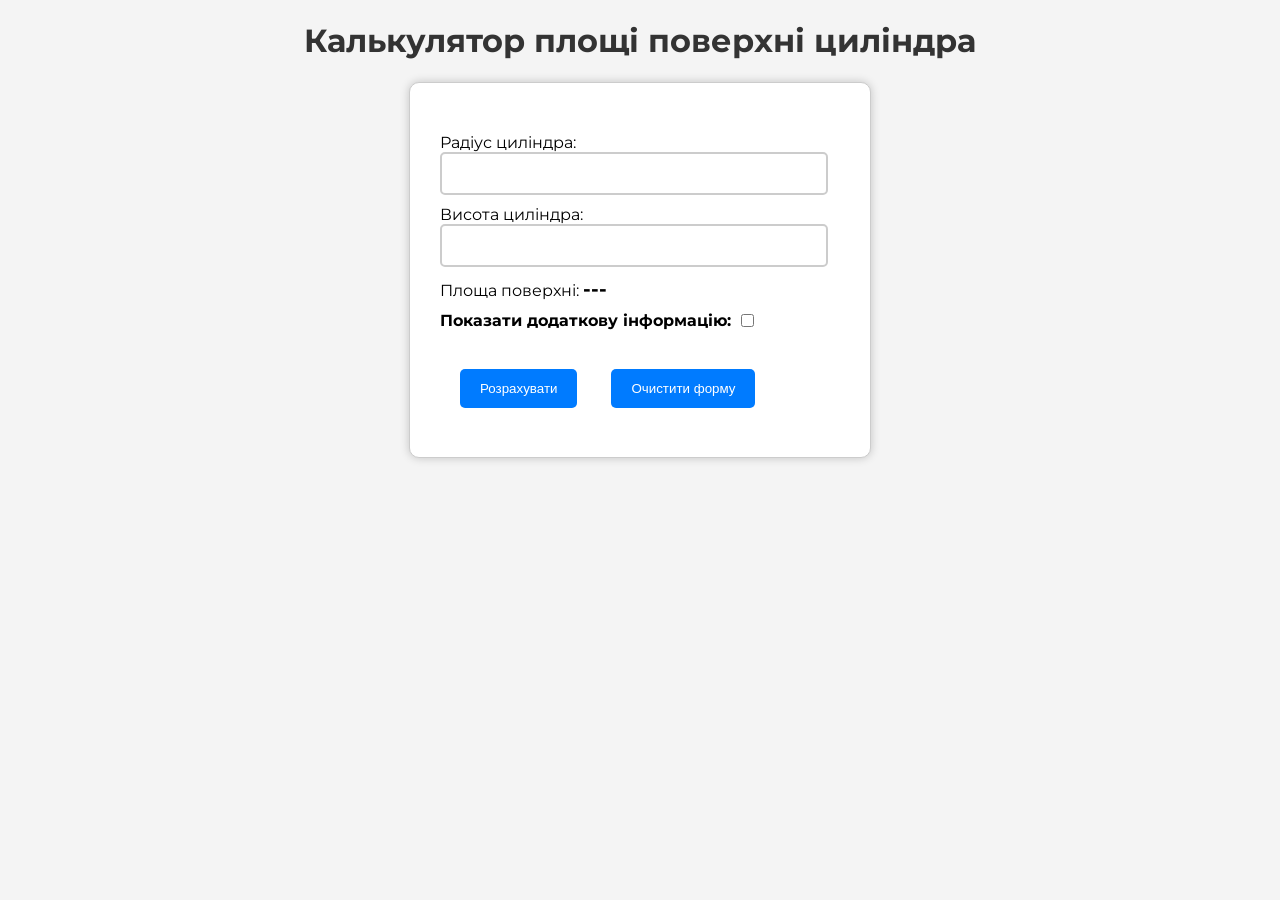
<file: calculator/calc.html>
<!DOCTYPE html>
<html lang="uk">
<head>

    <head>
        <meta charset="UTF-8">
        <meta name="viewport" content="width=device-width, initial-scale=1.0">
        <link rel="stylesheet" type="text/css" href="stylesCalk.css">
        <link rel="preconnect" href="https://fonts.googleapis.com">
        <link rel="preconnect" href="https://fonts.gstatic.com" crossorigin>
        <link rel="preconnect" href="https://fonts.googleapis.com">
        <link rel="preconnect" href="https://fonts.gstatic.com" crossorigin>
        <link href="https://fonts.googleapis.com/css2?family=Montserrat:ital,wght@0,100;0,200;0,300;0,400;0,600;0,700;0,800;0,900;1,100;1,200;1,400;1,500;1,600;1,700;1,800;1,900&family=Roboto:ital,wght@0,100;0,300;0,400;0,500;0,700;0,900;1,100;1,300;1,400;1,500;1,700;1,900&display=swap"
              rel="stylesheet">

        <title>Калькулятор площі поверхні циліндра</title>
    </head>
<body>
<h1>Калькулятор площі поверхні циліндра</h1>
<div id="calculator">

    <form id="calc-form">
        <label for="radius">Радіус циліндра:</label>
        <input type="number" id="radius" name="radius" required>
        <br>
        <label for="height">Висота циліндра:</label>
        <input type="number" id="height" name="height" required>
        <br>
        <label for="result">Площа поверхні:</label>
        <span id="result">---</span>
        <div class="label">
            <label for="show-info">Показати додаткову інформацію:</label>
            <input type="checkbox" id="show-info" name="show-info">
        </div>
        <br>
        <button type="submit">Розрахувати</button>
        <button type="button" id="clear-form">Очистити форму</button>
        <br>

        <br>
    </form>
    <div id="additional-info" style="display: none">
        <h2>Площа поверхні циліндра</h2>
        <p>Циліндр - геометричне тіло, обмежене циліндричною поверхнею і двома паралельними площинами (основами), що
            перетинають її.
            Циліндр називається круговим, якщо його основа – круг. Відстань між основами – висота циліндра.</p>
        <img src="./cylinder.png" alt="Циліндер">
        <p>Формула для обрахунку площі бічної поверхні циліндра</p>
        <p> S = 2 π R h</p>
        <p>Формула для обрахунку площі повної поверхні циліндра
        <p> S = 2 π R h + 2 π R 2 = 2 π R(R + h)</p>
        <p>де S - площа,</p>
        <p> R - радіус циліндра,</p>
        <p> h - висота циліндра,</p>
        <p> π = 3.141592.</p>
    </div>
</div>

<script src="script.js"></script>
</body>
</html>
</file>
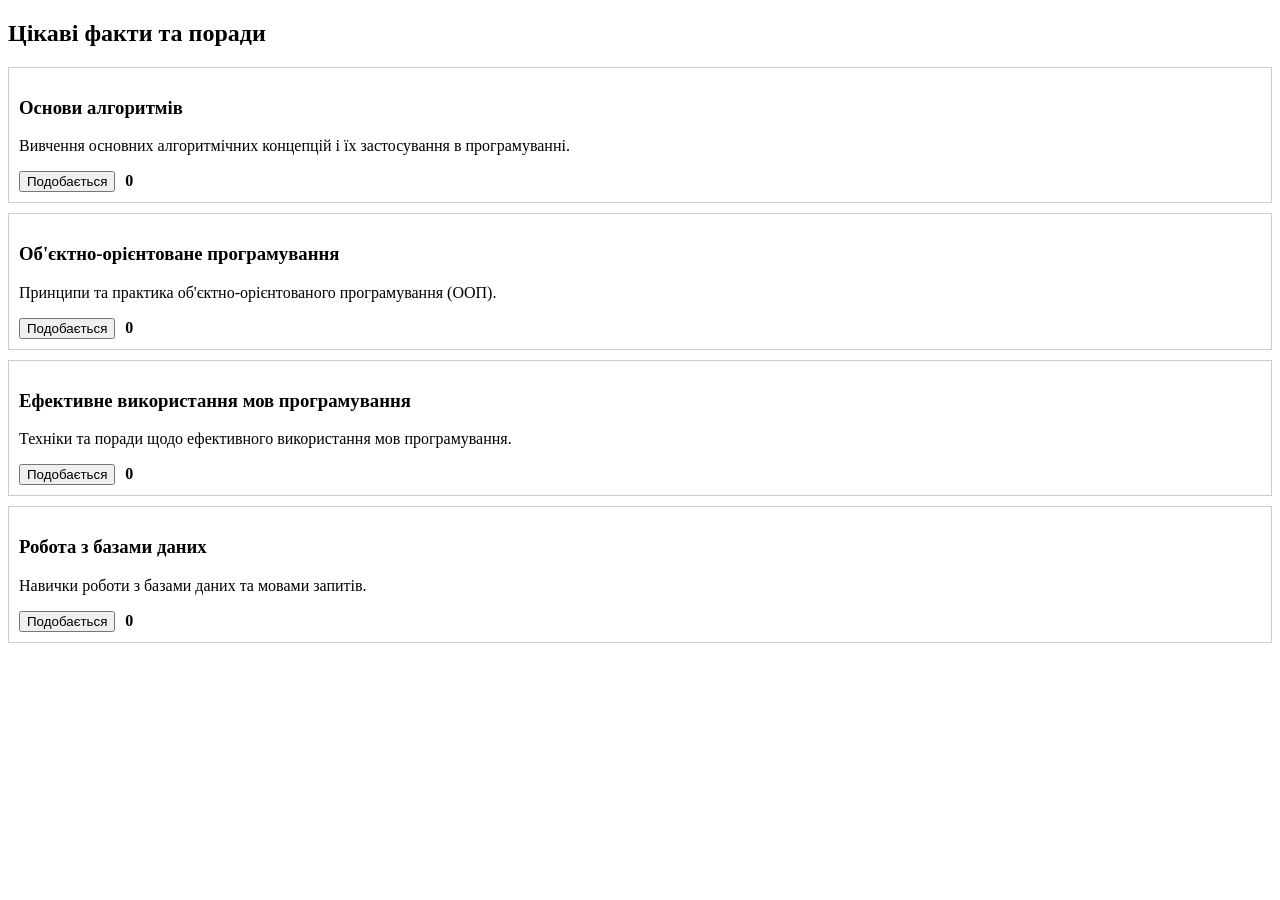
<file: post/post.html>
<!DOCTYPE html>
<html lang="en">
<head>
    <meta name="viewport" content="width=device-width, initial-scale=1.0">
    <link rel="stylesheet" type="text/css" href="styles.css">
    <link rel="preconnect" href="https://fonts.googleapis.com">
    <link rel="preconnect" href="https://fonts.gstatic.com" crossorigin>
    <link rel="preconnect" href="https://fonts.googleapis.com">
    <link rel="preconnect" href="https://fonts.gstatic.com" crossorigin>
    <link href="https://fonts.googleapis.com/css2?family=Montserrat:ital,wght@0,100;0,200;0,300;0,400;0,600;0,700;0,800;0,900;1,100;1,200;1,400;1,500;1,600;1,700;1,800;1,900&family=Roboto:ital,wght@0,100;0,300;0,400;0,500;0,700;0,900;1,100;1,300;1,400;1,500;1,700;1,900&display=swap"
          rel="stylesheet">
    <script src="https://ajax.googleapis.com/ajax/libs/jquery/3.7.1/jquery.min.js"></script>
    <script src="script.js"></script>
    <meta charset="UTF-8">
    <title>Title</title>
</head>
<body>
<div id="postsTab" class="tab-content">
    <h2>Цікаві факти та поради</h2>
    <div id="postsContainer"></div>
</div>

</body>
</html>
</file>
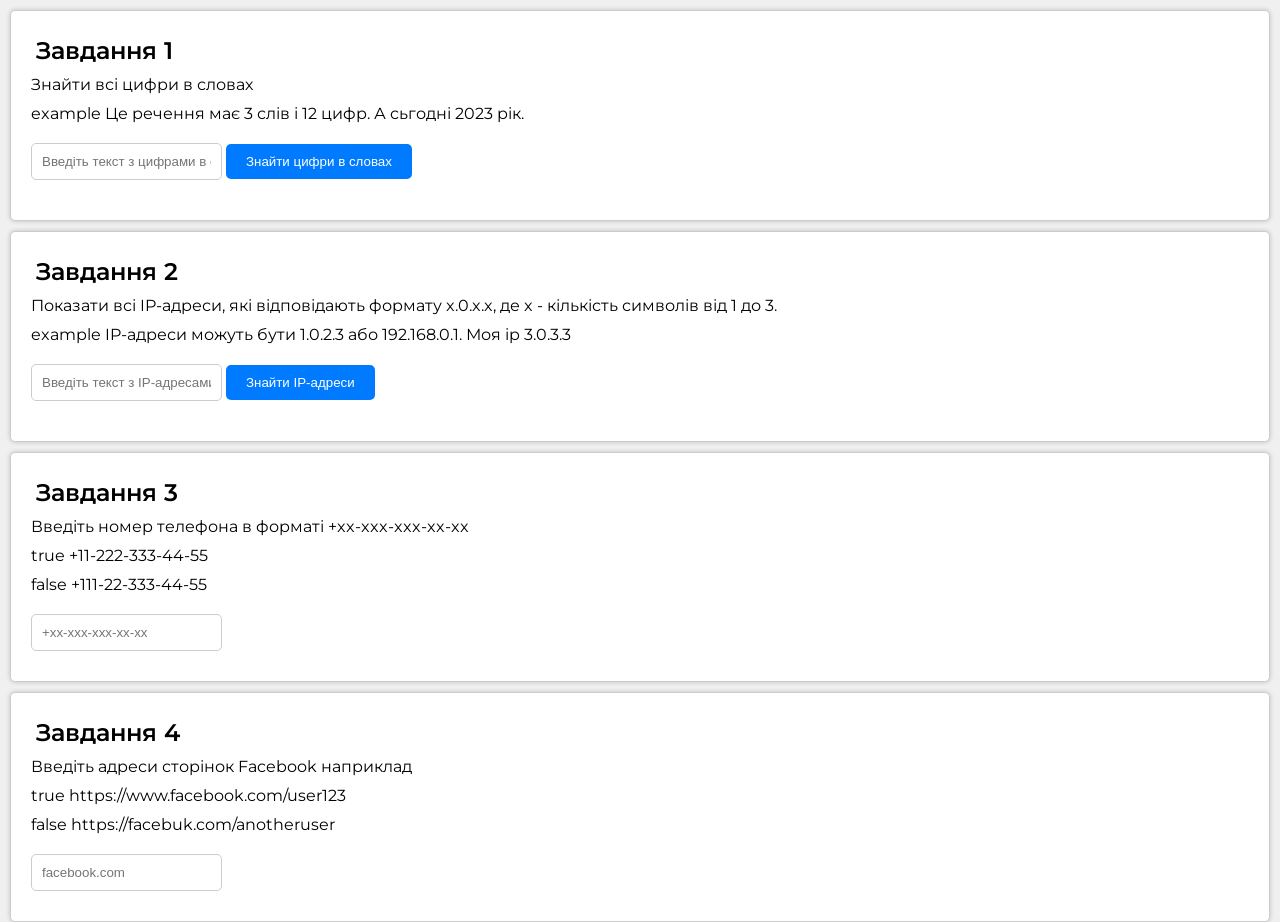
<file: validator/val.html>
<!DOCTYPE html>
<html lang="uk">


    <head>
        <meta charset="UTF-8">
        <meta name="viewport" content="width=device-width, initial-scale=1.0">
        <link rel="stylesheet" type="text/css" href="stylesVal.css">
        <link rel="preconnect" href="https://fonts.googleapis.com">
        <link rel="preconnect" href="https://fonts.gstatic.com" crossorigin>
        <link rel="preconnect" href="https://fonts.googleapis.com">
        <link rel="preconnect" href="https://fonts.gstatic.com" crossorigin>
        <link href="https://fonts.googleapis.com/css2?family=Montserrat:ital,wght@0,100;0,200;0,300;0,400;0,600;0,700;0,800;0,900;1,100;1,200;1,400;1,500;1,600;1,700;1,800;1,900&family=Roboto:ital,wght@0,100;0,300;0,400;0,500;0,700;0,900;1,100;1,300;1,400;1,500;1,700;1,900&display=swap"
              rel="stylesheet">

        <title>Регулярки та валідація</title>
    </head>



<body>
<div class="taskOne">
    <h2>Завдання 1</h2>
    <p>Знайти всі цифри в словах</p>
    <p>example Це речення має 3 слів і 12 цифр. А сьгодні 2023 рік.</p>
    <input type="text" id="inputText" placeholder="Введіть текст з цифрами в словах">
    <button onclick="findDigitsInWords()">Знайти цифри в словах</button>
    <p id="output"></p>

</div>

<div class="taskTwo">
    <h2>Завдання 2</h2>
    <p>Показати всі IP-адреси, які відповідають формату x.0.x.x, де x - кількість символів від 1 до 3. </p>
    <p>example IP-адреси можуть бути 1.0.2.3 або 192.168.0.1. Моя ip 3.0.3.3</p>
    <input type="text" id="inputTextTaskTwo" placeholder="Введіть текст з IP-адресами">
    <button onclick="findValidIPs()">Знайти IP-адреси</button>
    <p id="outputTaskTwo"></p>

</div>

<div class="taskThree">
    <h2>Завдання 3</h2>
    <p>Введіть номер телефона в форматі +xx-xxx-xxx-xx-xx</p>
    <p>true +11-222-333-44-55 </p>
    <p>false +111-22-333-44-55  </p>
    <input type="text" id="phoneNumber" placeholder="+xx-xxx-xxx-xx-xx" oninput="checkPhoneNumberValidity(this)">
</div>

<div class="taskFour">
    <h2>Завдання 4</h2>
    <p>Введіть адреси сторінок Facebook наприклад</p>
    <p>true https://www.facebook.com/user123</p>
    <p>false https://facebuk.com/anotheruser</p>
    <input type="text" id="facebookLink" placeholder="facebook.com" oninput="checkFacebookLinkValidity(this)">
</div>


<script src="script.js"></script>
</body>
</html>
</file>
<file: calculator/stylesCalk.css>
body {
    font-family: 'Montserrat', Arial, sans-serif;
    background-color: #f4f4f4;
    margin: 0;
    padding: 0;
}

h1 {
    text-align: center;
    color: #333;
}

#calculator {
    background-color: #fff;
    max-width: 400px;
    margin: 20px auto;
    padding: 30px;
    border: 1px solid #ccc;
    border-radius: 10px;
    box-shadow: 0 0 10px rgba(0, 0, 0, 0.2);
}

form {
    margin-top: 20px;
}

.label {
    display: flex;
    align-items: center;
    font-weight: bold;
    margin-top: 10px;
}

input[type="number"] {
    width: 90%;
    padding: 12px;
    margin-bottom: 10px;
    border: 2px solid #ccc;
    border-radius: 5px;
}

button {
    background-color: #007bff;
    color: #fff;
    padding: 12px 20px;
    border: none;
    border-radius: 5px;
    cursor: pointer;
    margin-top: 20px;
    margin-left: 20px;
}

button[type="submit"] {
    margin-right: 10px;
}

button[type="submit"]:hover {
    background-color: #0056b3;
}

button[type="button"]:hover {
    background-color: #ccc;
    color: #000;
}

#result {
    font-weight: bold;
    font-size: 20px;
    margin-top: 20px;
}

#additional-info {
    background-color: #f0f0f0;
    padding: 20px;
    margin-top: 30px;
    border: 2px solid #ccc;
    border-radius: 10px;
}

#additional-info h2 {
    font-weight: bold;
    font-size: 20px;
}

#additional-info p {
    margin: 10px 0;
    font-size: 16px;
}

.error-message {
    color: red;
    font-size: 18px;
    margin-top: 10px;
}

.error-field {
    border: 2px solid red;
}

input[type="checkbox"] {
    margin-left: 10px;
}
</file>
<file: post/styles.css>
#postsContainer {
    margin-top: 20px;
}

.post {
    border: 1px solid #ccc;
    padding: 10px;
    margin-bottom: 10px;
}

.likeButton.liked {
    background-color: #ff0000; /* Змініть на свій колір */
    color: #fff;
}

.likeCount {
    margin-left: 10px;
    font-weight: bold;
}
</file>
<file: validator/stylesVal.css>
body {
    font-family: 'Montserrat', sans-serif;
    background-color: #f0f0f0;
    margin: 0;
    padding: 0;

    align-items: center;
    justify-content: center;
    height: 100vh;
}

.taskOne, .taskTwo, .taskThree, .taskFour {
    background-color: #fff;
    border: 1px solid #ccc;
    border-radius: 5px;
    padding: 20px; /* Додано padding */
    margin: 10px;
    box-shadow: 0 0 5px rgba(0, 0, 0, 0.2);
}

input[type="text"] {
    width: auto;
    padding: 10px;
    margin: 10px 0;
    border: 1px solid #ccc;
    border-radius: 5px;
}

button {
    background-color: #007bff;
    color: #fff;
    padding: 10px 20px;
    border: none;
    border-radius: 5px;
    cursor: pointer;
}

button:hover {
    background-color: #0056b3;
}

h2 {
    font-weight: 600;
    margin: 5px 5px;
}

p {
    margin: 10px 0;
}

#output, #outputTaskTwo {
    margin-top: 10px;
}
</file>
